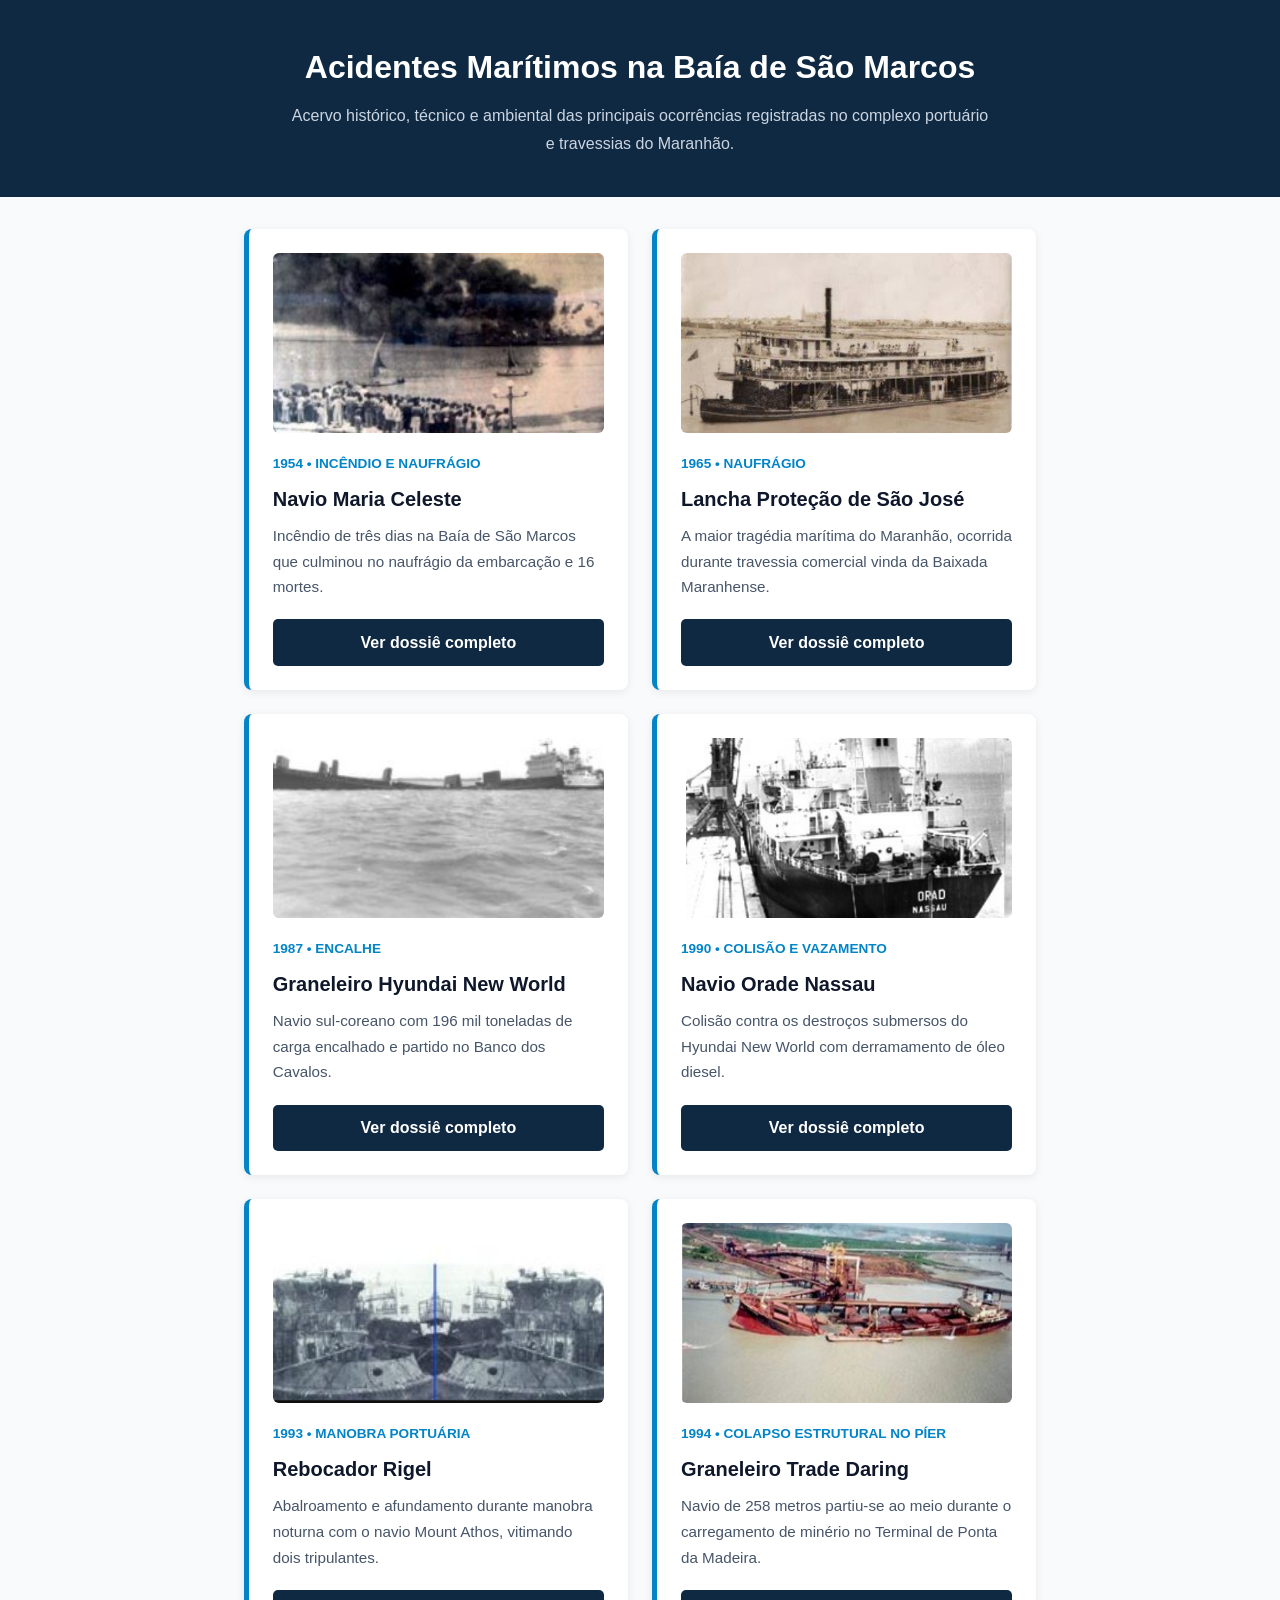
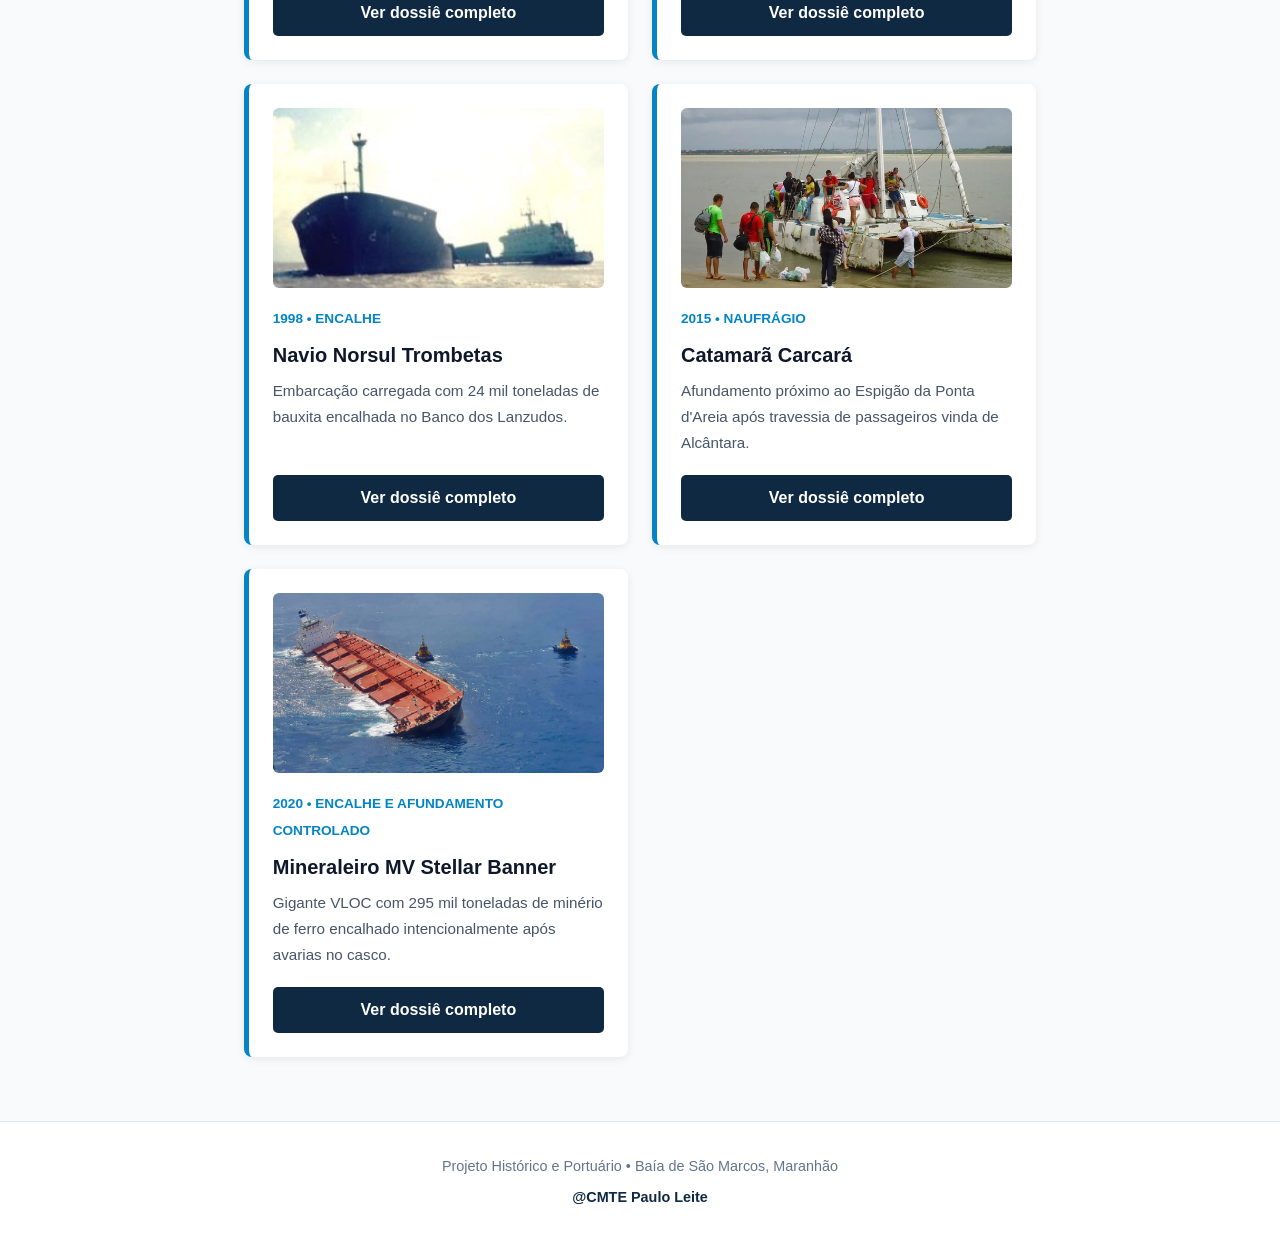
<file: index.html>
<!DOCTYPE html>
<html lang="pt-BR">
<head>
  <meta charset="UTF-8">
  <meta name="viewport" content="width=device-width, initial-scale=1.0">
  <title>Acidentes Marítimos — Baía de São Marcos</title>
  <link rel="stylesheet" href="assets/style.css">
</head>
<body>

  <header class="home-header">
    <h1>Acidentes Marítimos na Baía de São Marcos</h1>
    <p>Acervo histórico, técnico e ambiental das principais ocorrências registradas no complexo portuário e travessias do Maranhão.</p>
  </header>

  <main class="container-home">
    <div class="grid">
      <article class="card">
        <div>
          <img src="assets/img/maria-celeste.png" alt="Incêndio no Navio Maria Celeste em 1954" class="card-img">
          <span class="ano">1954 • Incêndio e Naufrágio</span>
          <h2>Navio Maria Celeste</h2>
          <p>Incêndio de três dias na Baía de São Marcos que culminou no naufrágio da embarcação e 16 mortes.</p>
        </div>
        <a href="maria-celeste-1954/index.html" class="btn">Ver dossiê completo</a>
      </article>

      <article class="card">
        <div>
          <img src="assets/img/protecao-sao-jose.png" alt="Lancha Proteção de São José" class="card-img">
          <span class="ano">1965 • Naufrágio</span>
          <h2>Lancha Proteção de São José</h2>
          <p>A maior tragédia marítima do Maranhão, ocorrida durante travessia comercial vinda da Baixada Maranhense.</p>
        </div>
        <a href="protecao-sao-jose-1965/index.html" class="btn">Ver dossiê completo</a>
      </article>

      <article class="card">
        <div>
          <img src="assets/img/hyundai-new-world.png" alt="Graneleiro Hyundai New World encalhado" class="card-img">
          <span class="ano">1987 • Encalhe</span>
          <h2>Graneleiro Hyundai New World</h2>
          <p>Navio sul-coreano com 196 mil toneladas de carga encalhado e partido no Banco dos Cavalos.</p>
        </div>
        <a href="hyundai-new-world-1987/index.html" class="btn">Ver dossiê completo</a>
      </article>

      <article class="card">
        <div>
          <img src="assets/img/orade-nassau.png" alt="Navio Petroleiro Orade Nassau" class="card-img">
          <span class="ano">1990 • Colisão e Vazamento</span>
          <h2>Navio Orade Nassau</h2>
          <p>Colisão contra os destroços submersos do Hyundai New World com derramamento de óleo diesel.</p>
        </div>
        <a href="orade-nassau-1990/index.html" class="btn">Ver dossiê completo</a>
      </article>

      <article class="card">
        <div>
          <img src="assets/img/rebocador-rigel.png" alt="Rebocador Rigel" class="card-img">
          <span class="ano">1993 • Manobra Portuária</span>
          <h2>Rebocador Rigel</h2>
          <p>Abalroamento e afundamento durante manobra noturna com o navio Mount Athos, vitimando dois tripulantes.</p>
        </div>
        <a href="rebocador-rigel-1993/index.html" class="btn">Ver dossiê completo</a>
      </article>
            <article class="card">
        <div>
          <img src="assets/img/trade-daring.png" alt="Navio graneleiro Trade Daring partido ao meio no Terminal de Ponta da Madeira" class="card-img">
          <span class="ano">1994 • Colapso Estrutural no Píer</span>
          <h2>Graneleiro Trade Daring</h2>
          <p>Navio de 258 metros partiu-se ao meio durante o carregamento de minério no Terminal de Ponta da Madeira.</p>
        </div>
        <a href="trade-daring-1994/index.html" class="btn">Ver dossiê completo</a>
      </article>

      <article class="card">
        <div>
          <img src="assets/img/norsul-trombetas.png" alt="Navio Graneleiro Norsul Trombetas" class="card-img">
          <span class="ano">1998 • Encalhe</span>
          <h2>Navio Norsul Trombetas</h2>
          <p>Embarcação carregada com 24 mil toneladas de bauxita encalhada no Banco dos Lanzudos.</p>
        </div>
        <a href="norsul-trombetas-1998/index.html" class="btn">Ver dossiê completo</a>
      </article>

      <article class="card">
        <div>
          <img src="assets/img/catamara-carcara.png" alt="Resgate do Catamarã Carcará" class="card-img">
          <span class="ano">2015 • Naufrágio</span>
          <h2>Catamarã Carcará</h2>
          <p>Afundamento próximo ao Espigão da Ponta d'Areia após travessia de passageiros vinda de Alcântara.</p>
        </div>
        <a href="catamara-carcara-2015/index.html" class="btn">Ver dossiê completo</a>
      </article>

     

      <article class="card">
        <div>
          <img src="assets/img/stellar-banner.png" alt="Mineraleiro MV Stellar Banner adernado" class="card-img">
          <span class="ano">2020 • Encalhe e Afundamento Controlado</span>
          <h2>Mineraleiro MV Stellar Banner</h2>
          <p>Gigante VLOC com 295 mil toneladas de minério de ferro encalhado intencionalmente após avarias no casco.</p>
        </div>
        <a href="stellar-banner-2020/index.html" class="btn">Ver dossiê completo</a>
      </article>

     
    </div>
  </main>

  <footer>
    <p>Projeto Histórico e Portuário • Baía de São Marcos, Maranhão</p>
    <p class="autor">@CMTE Paulo Leite</p>
  </footer>

</body>
</html>
</file>
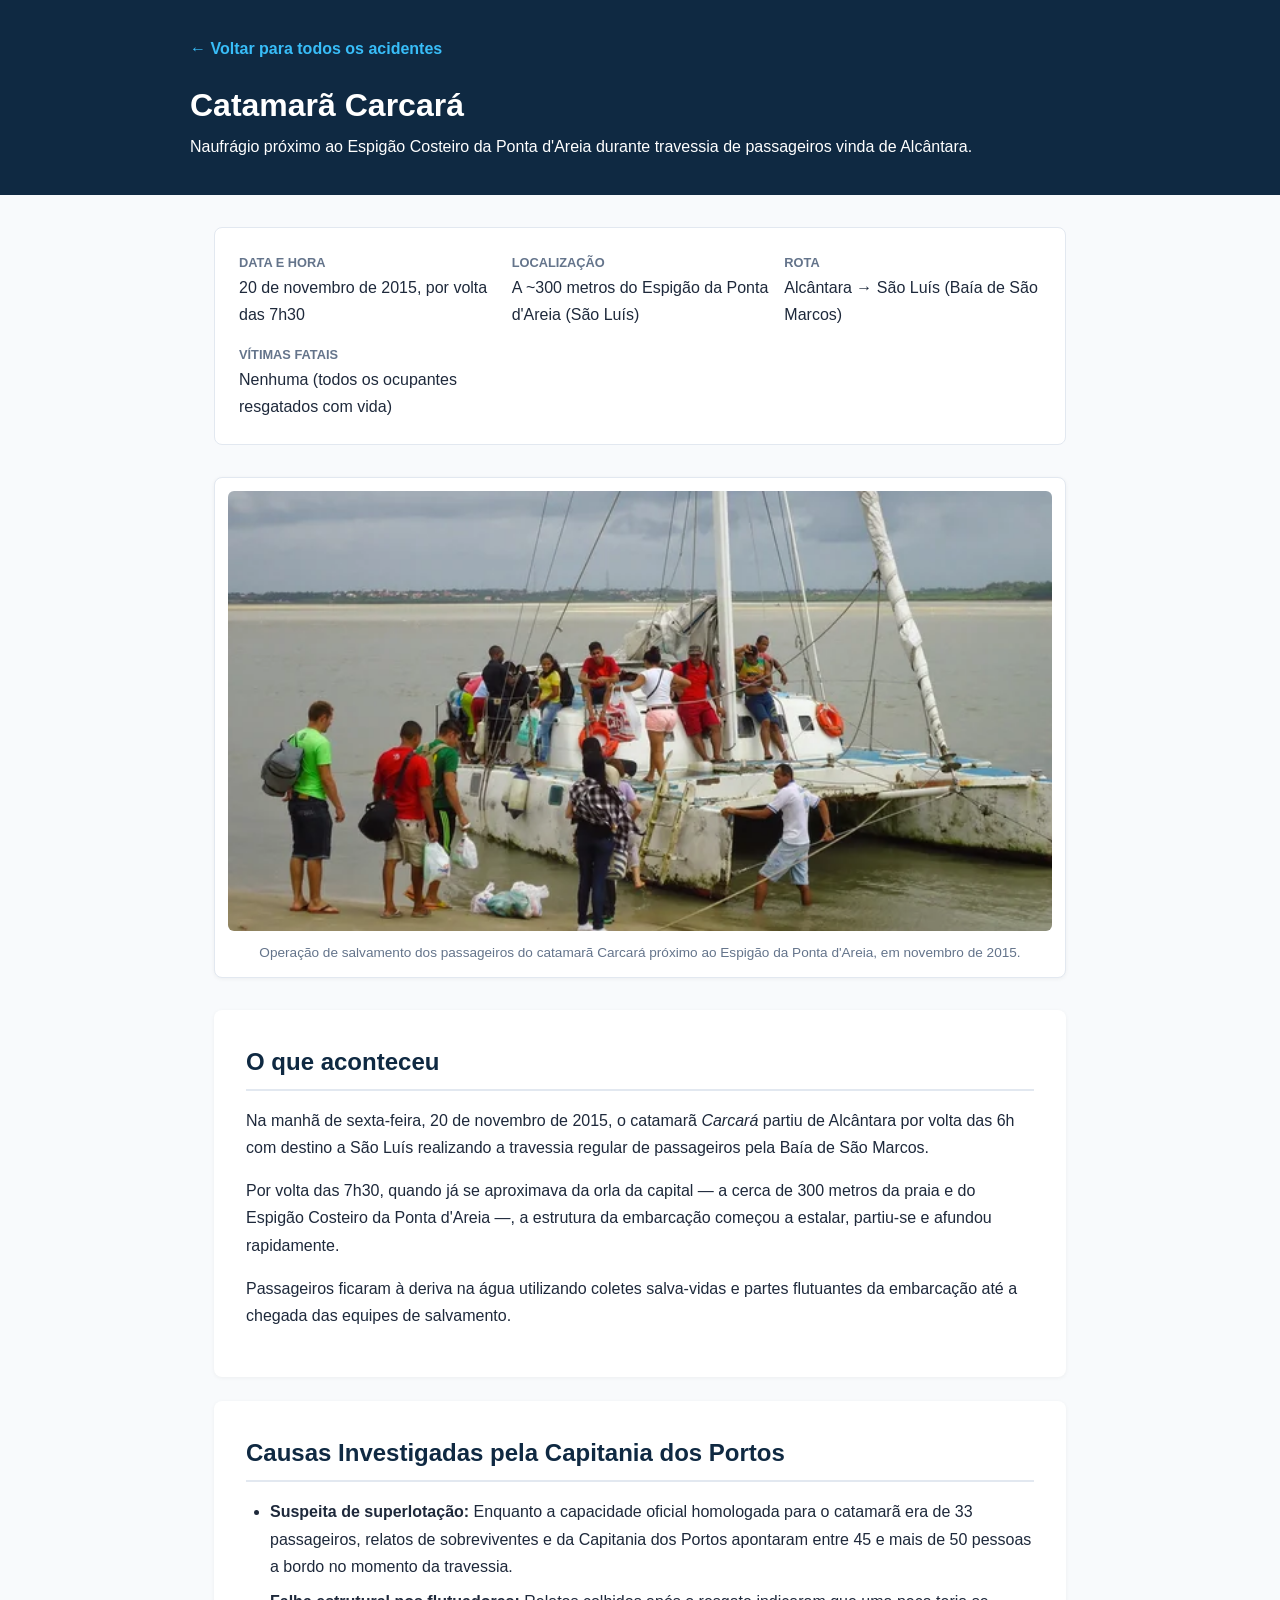
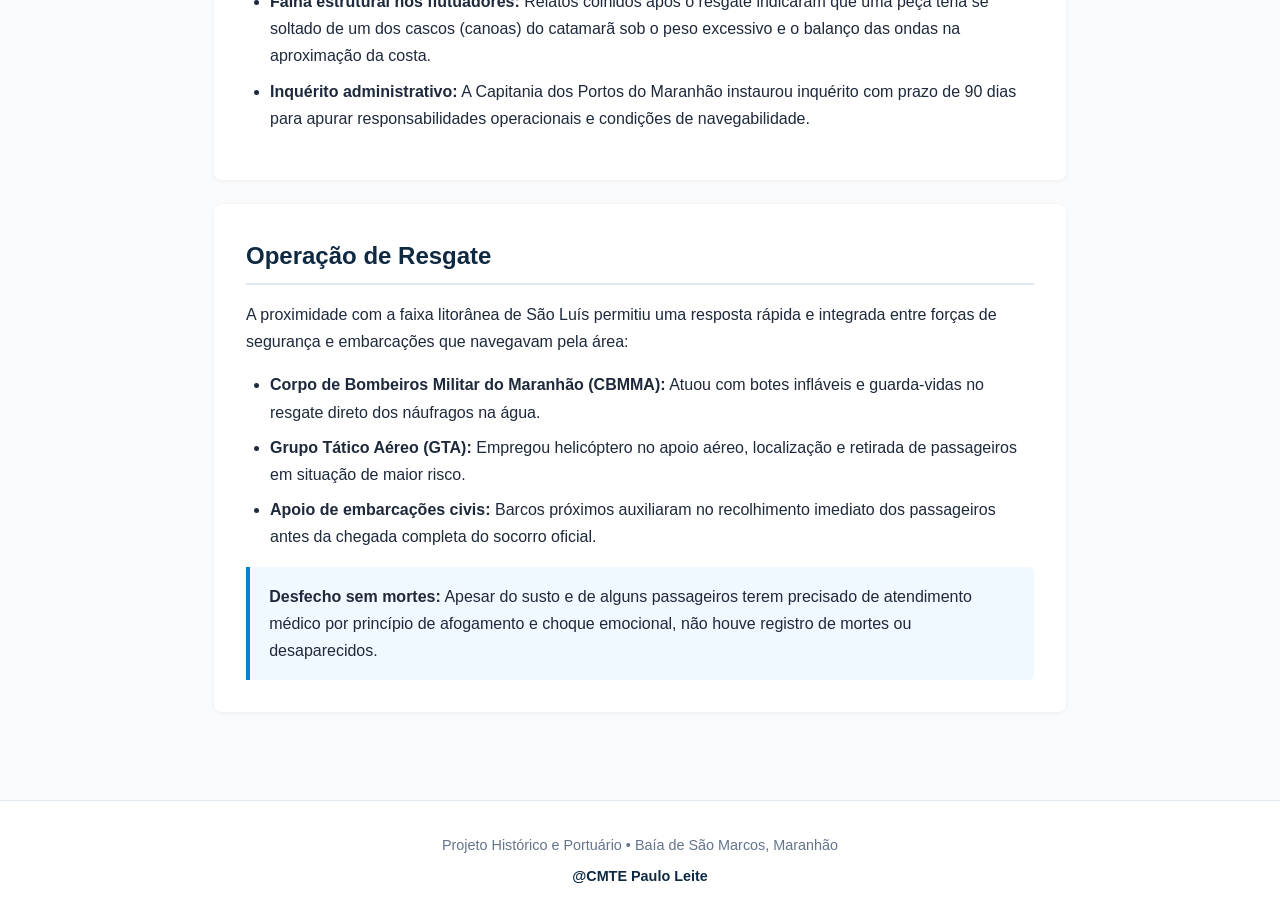
<file: catamara-carcara-2015/index.html>
<!DOCTYPE html>
<html lang="pt-BR">
<head>
  <meta charset="UTF-8">
  <meta name="viewport" content="width=device-width, initial-scale=1.0">
  <title>Catamarã Carcará (2015) — Acidentes na Baía de São Marcos</title>
  <link rel="stylesheet" href="../assets/style.css">
</head>
<body>

  <header>
    <div class="header-content">
      <a href="../index.html" class="voltar">← Voltar para todos os acidentes</a>
      <h1>Catamarã Carcará</h1>
      <p>Naufrágio próximo ao Espigão Costeiro da Ponta d'Areia durante travessia de passageiros vinda de Alcântara.</p>
    </div>
  </header>

  <main class="container">
    <div class="ficha">
      <div><strong>Data e Hora</strong>20 de novembro de 2015, por volta das 7h30</div>
      <div><strong>Localização</strong>A ~300 metros do Espigão da Ponta d'Areia (São Luís)</div>
      <div><strong>Rota</strong>Alcântara → São Luís (Baía de São Marcos)</div>
      <div><strong>Vítimas Fatais</strong>Nenhuma (todos os ocupantes resgatados com vida)</div>
    </div>

    <figure class="foto-destaque">
      <img src="../assets/img/catamara-carcara.png" alt="Resgate dos passageiros do Catamarã Carcará na Ponta d'Areia">
      <figcaption>Operação de salvamento dos passageiros do catamarã Carcará próximo ao Espigão da Ponta d'Areia, em novembro de 2015.</figcaption>
    </figure>

    <section>
      <h2>O que aconteceu</h2>
      <p>Na manhã de sexta-feira, 20 de novembro de 2015, o catamarã <em>Carcará</em> partiu de Alcântara por volta das 6h com destino a São Luís realizando a travessia regular de passageiros pela Baía de São Marcos.</p>
      <p>Por volta das 7h30, quando já se aproximava da orla da capital — a cerca de 300 metros da praia e do Espigão Costeiro da Ponta d'Areia —, a estrutura da embarcação começou a estalar, partiu-se e afundou rapidamente.</p>
      <p>Passageiros ficaram à deriva na água utilizando coletes salva-vidas e partes flutuantes da embarcação até a chegada das equipes de salvamento.</p>
    </section>

    <section>
      <h2>Causas Investigadas pela Capitania dos Portos</h2>
      <ul>
        <li><strong>Suspeita de superlotação:</strong> Enquanto a capacidade oficial homologada para o catamarã era de 33 passageiros, relatos de sobreviventes e da Capitania dos Portos apontaram entre 45 e mais de 50 pessoas a bordo no momento da travessia.</li>
        <li><strong>Falha estrutural nos flutuadores:</strong> Relatos colhidos após o resgate indicaram que uma peça teria se soltado de um dos cascos (canoas) do catamarã sob o peso excessivo e o balanço das ondas na aproximação da costa.</li>
        <li><strong>Inquérito administrativo:</strong> A Capitania dos Portos do Maranhão instaurou inquérito com prazo de 90 dias para apurar responsabilidades operacionais e condições de navegabilidade.</li>
      </ul>
    </section>

    <section>
      <h2>Operação de Resgate</h2>
      <p>A proximidade com a faixa litorânea de São Luís permitiu uma resposta rápida e integrada entre forças de segurança e embarcações que navegavam pela área:</p>
      <ul>
        <li><strong>Corpo de Bombeiros Militar do Maranhão (CBMMA):</strong> Atuou com botes infláveis e guarda-vidas no resgate direto dos náufragos na água.</li>
        <li><strong>Grupo Tático Aéreo (GTA):</strong> Empregou helicóptero no apoio aéreo, localização e retirada de passageiros em situação de maior risco.</li>
        <li><strong>Apoio de embarcações civis:</strong> Barcos próximos auxiliaram no recolhimento imediato dos passageiros antes da chegada completa do socorro oficial.</li>
      </ul>
      <div class="destaque">
        <strong>Desfecho sem mortes:</strong> Apesar do susto e de alguns passageiros terem precisado de atendimento médico por princípio de afogamento e choque emocional, não houve registro de mortes ou desaparecidos.
      </div>
    </section>
  </main>

  <footer>
    <p>Projeto Histórico e Portuário • Baía de São Marcos, Maranhão</p>
    <p class="autor">@CMTE Paulo Leite</p>
  </footer>

</body>
</html>
</file>
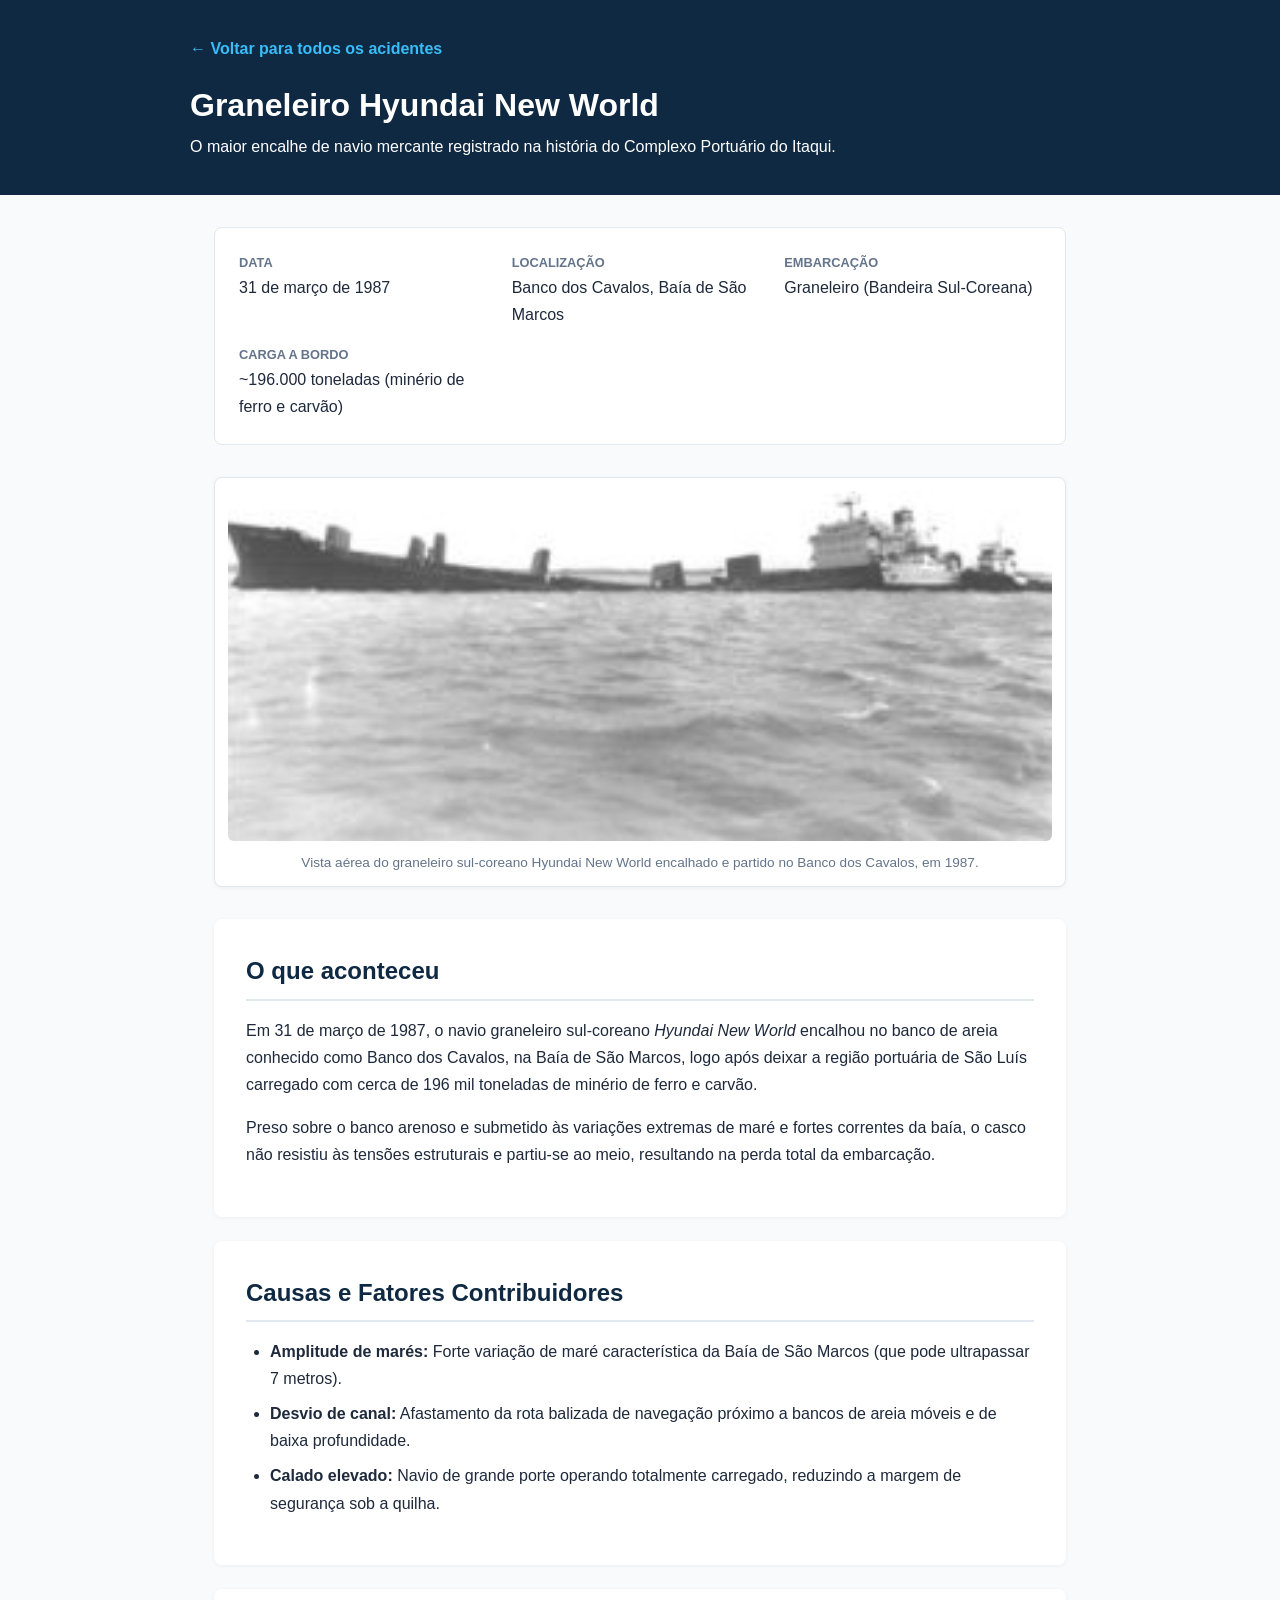
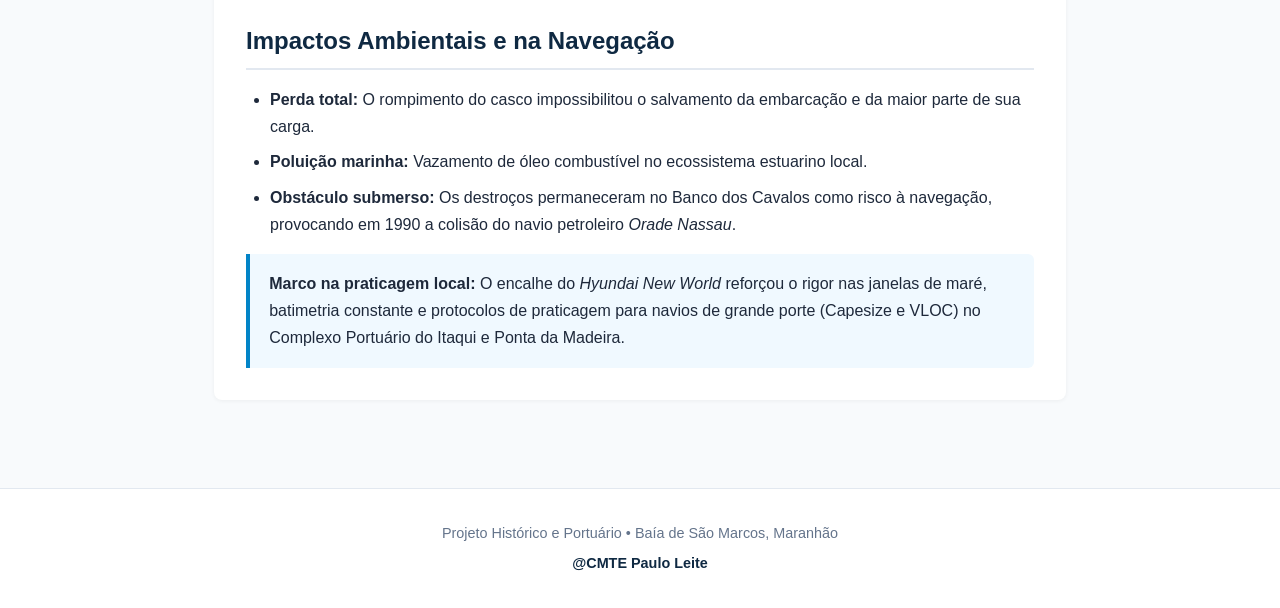
<file: hyundai-new-world-1987/index.html>
<!DOCTYPE html>
<html lang="pt-BR">
<head>
  <meta charset="UTF-8">
  <meta name="viewport" content="width=device-width, initial-scale=1.0">
  <title>Hyundai New World (1987) — Acidentes na Baía de São Marcos</title>
  <link rel="stylesheet" href="../assets/style.css">
</head>
<body>

  <header>
    <div class="header-content">
      <a href="../index.html" class="voltar">← Voltar para todos os acidentes</a>
      <h1>Graneleiro Hyundai New World</h1>
      <p>O maior encalhe de navio mercante registrado na história do Complexo Portuário do Itaqui.</p>
    </div>
  </header>

  <main class="container">
    <div class="ficha">
      <div><strong>Data</strong>31 de março de 1987</div>
      <div><strong>Localização</strong>Banco dos Cavalos, Baía de São Marcos</div>
      <div><strong>Embarcação</strong>Graneleiro (Bandeira Sul-Coreana)</div>
      <div><strong>Carga a Bordo</strong>~196.000 toneladas (minério de ferro e carvão)</div>
    </div>

    <figure class="foto-destaque">
      <img src="../assets/img/hyundai-new-world.png" alt="Navio graneleiro Hyundai New World encalhado no Banco dos Cavalos">
      <figcaption>Vista aérea do graneleiro sul-coreano Hyundai New World encalhado e partido no Banco dos Cavalos, em 1987.</figcaption>
    </figure>

    <section>
      <h2>O que aconteceu</h2>
      <p>Em 31 de março de 1987, o navio graneleiro sul-coreano <em>Hyundai New World</em> encalhou no banco de areia conhecido como Banco dos Cavalos, na Baía de São Marcos, logo após deixar a região portuária de São Luís carregado com cerca de 196 mil toneladas de minério de ferro e carvão.</p>
      <p>Preso sobre o banco arenoso e submetido às variações extremas de maré e fortes correntes da baía, o casco não resistiu às tensões estruturais e partiu-se ao meio, resultando na perda total da embarcação.</p>
    </section>

    <section>
      <h2>Causas e Fatores Contribuidores</h2>
      <ul>
        <li><strong>Amplitude de marés:</strong> Forte variação de maré característica da Baía de São Marcos (que pode ultrapassar 7 metros).</li>
        <li><strong>Desvio de canal:</strong> Afastamento da rota balizada de navegação próximo a bancos de areia móveis e de baixa profundidade.</li>
        <li><strong>Calado elevado:</strong> Navio de grande porte operando totalmente carregado, reduzindo a margem de segurança sob a quilha.</li>
      </ul>
    </section>

    <section>
      <h2>Impactos Ambientais e na Navegação</h2>
      <ul>
        <li><strong>Perda total:</strong> O rompimento do casco impossibilitou o salvamento da embarcação e da maior parte de sua carga.</li>
        <li><strong>Poluição marinha:</strong> Vazamento de óleo combustível no ecossistema estuarino local.</li>
        <li><strong>Obstáculo submerso:</strong> Os destroços permaneceram no Banco dos Cavalos como risco à navegação, provocando em 1990 a colisão do navio petroleiro <em>Orade Nassau</em>.</li>
      </ul>
      <div class="destaque">
        <strong>Marco na praticagem local:</strong> O encalhe do <em>Hyundai New World</em> reforçou o rigor nas janelas de maré, batimetria constante e protocolos de praticagem para navios de grande porte (Capesize e VLOC) no Complexo Portuário do Itaqui e Ponta da Madeira.
      </div>
    </section>
  </main>

  <footer>
    <p>Projeto Histórico e Portuário • Baía de São Marcos, Maranhão</p>
    <p class="autor">@CMTE Paulo Leite</p>
  </footer>

</body>
</html>
</file>
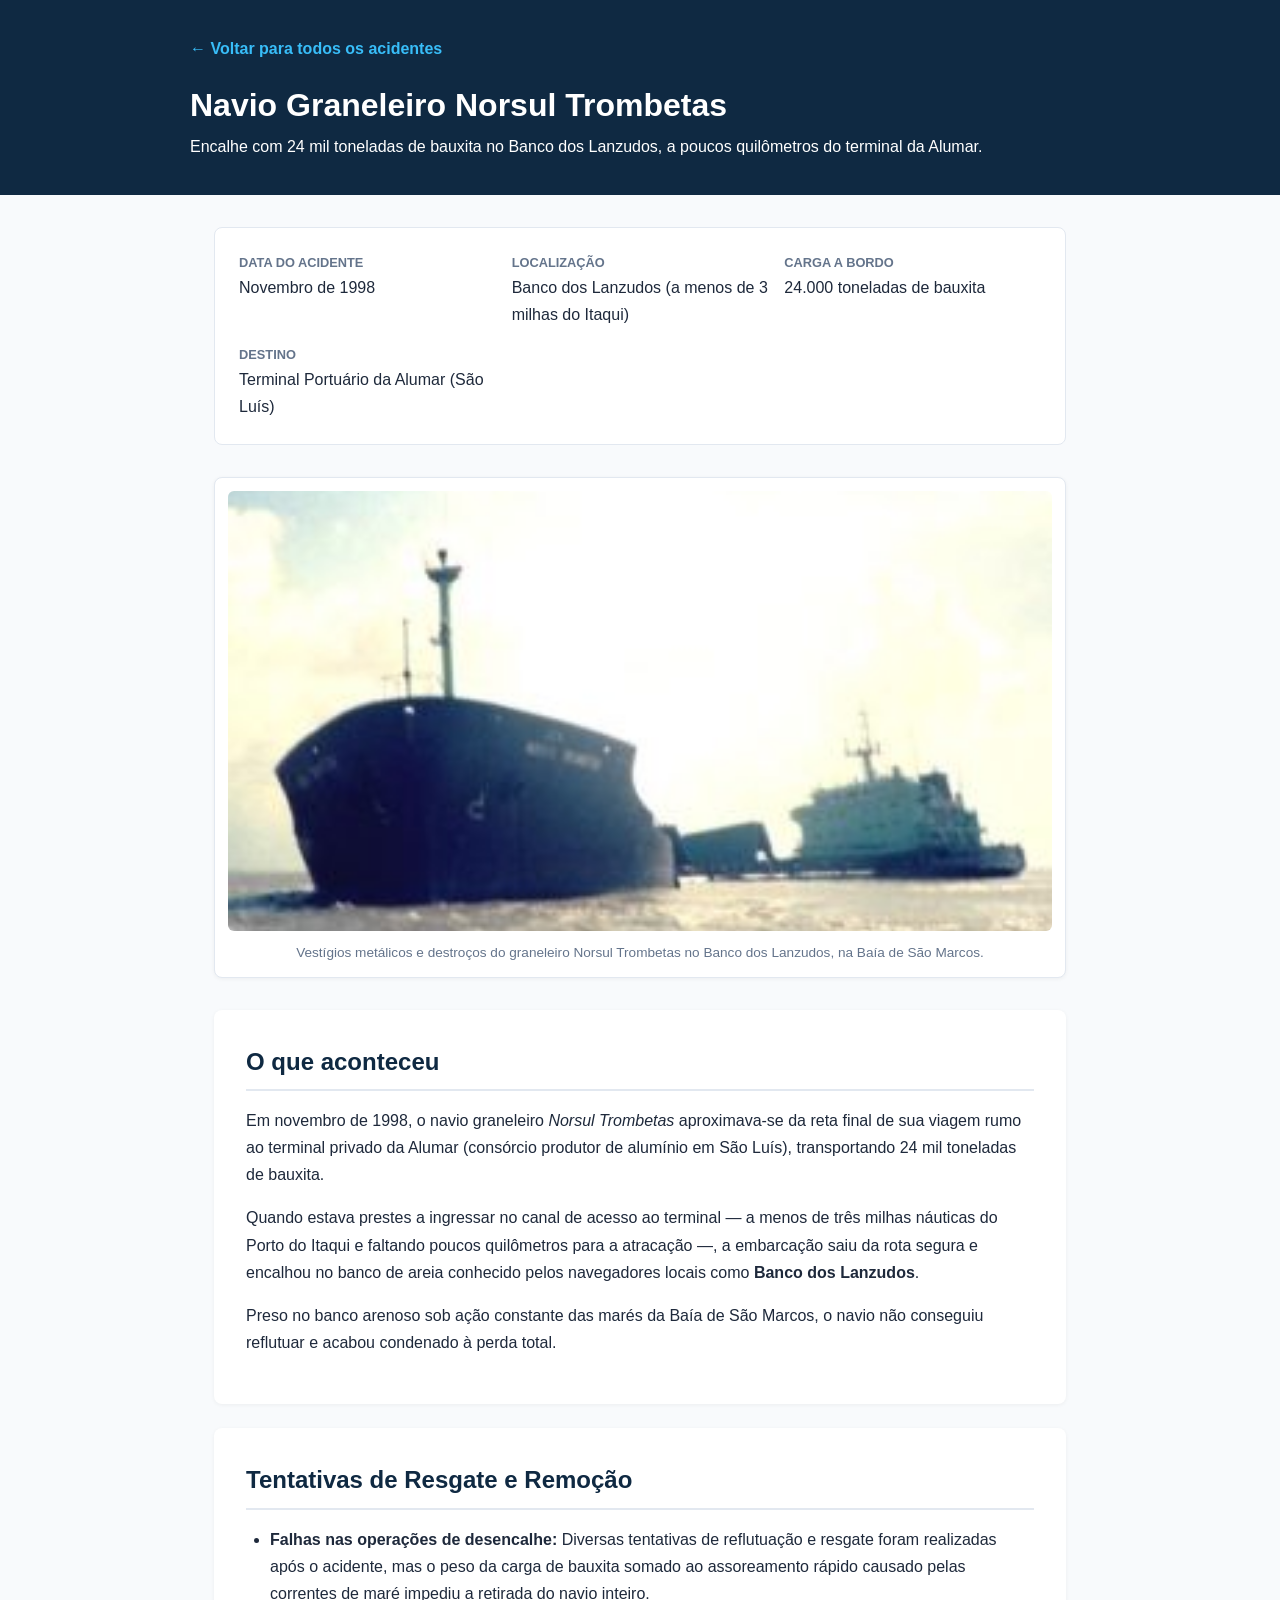
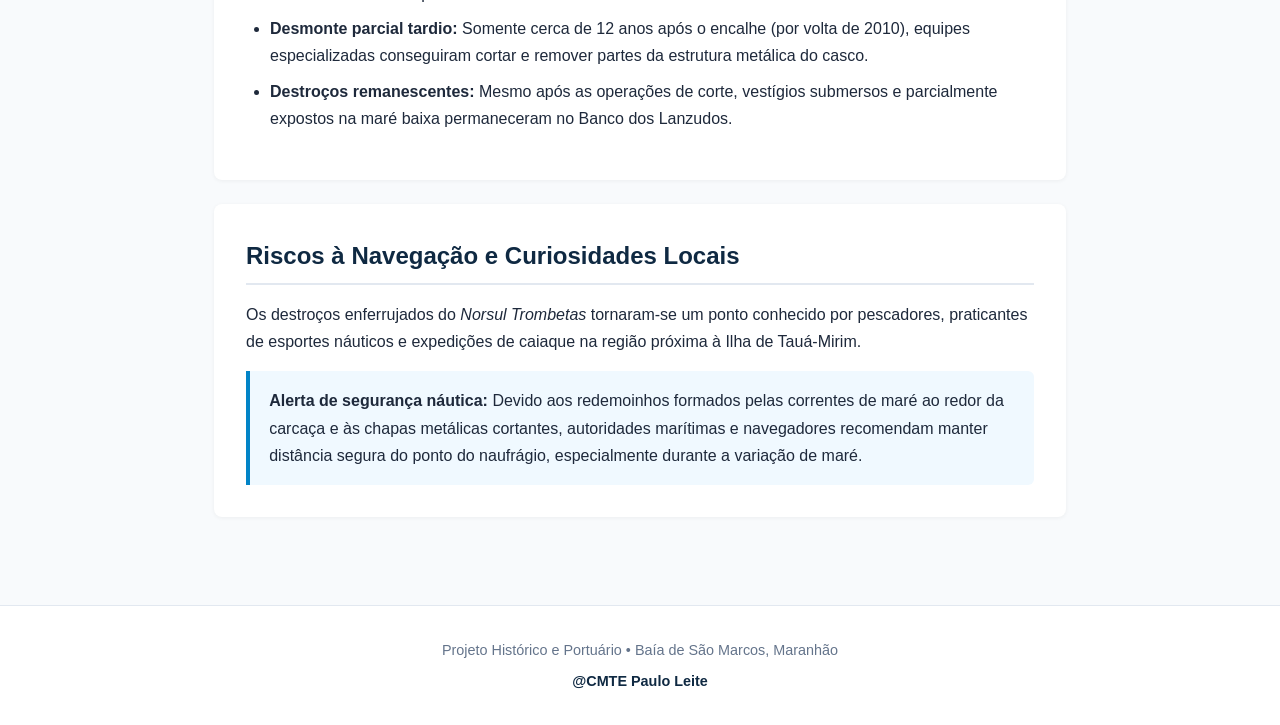
<file: norsul-trombetas-1998/index.html>
<!DOCTYPE html>
<html lang="pt-BR">
<head>
  <meta charset="UTF-8">
  <meta name="viewport" content="width=device-width, initial-scale=1.0">
  <title>Navio Norsul Trombetas (1998) — Acidentes na Baía de São Marcos</title>
  <link rel="stylesheet" href="../assets/style.css">
</head>
<body>

  <header>
    <div class="header-content">
      <a href="../index.html" class="voltar">← Voltar para todos os acidentes</a>
      <h1>Navio Graneleiro Norsul Trombetas</h1>
      <p>Encalhe com 24 mil toneladas de bauxita no Banco dos Lanzudos, a poucos quilômetros do terminal da Alumar.</p>
    </div>
  </header>

  <main class="container">
    <div class="ficha">
      <div><strong>Data do Acidente</strong>Novembro de 1998</div>
      <div><strong>Localização</strong>Banco dos Lanzudos (a menos de 3 milhas do Itaqui)</div>
      <div><strong>Carga a Bordo</strong>24.000 toneladas de bauxita</div>
      <div><strong>Destino</strong>Terminal Portuário da Alumar (São Luís)</div>
    </div>

    <figure class="foto-destaque">
      <img src="../assets/img/norsul-trombetas.png" alt="Destroços do navio graneleiro Norsul Trombetas no Banco dos Lanzudos">
      <figcaption>Vestígios metálicos e destroços do graneleiro Norsul Trombetas no Banco dos Lanzudos, na Baía de São Marcos.</figcaption>
    </figure>

    <section>
      <h2>O que aconteceu</h2>
      <p>Em novembro de 1998, o navio graneleiro <em>Norsul Trombetas</em> aproximava-se da reta final de sua viagem rumo ao terminal privado da Alumar (consórcio produtor de alumínio em São Luís), transportando 24 mil toneladas de bauxita.</p>
      <p>Quando estava prestes a ingressar no canal de acesso ao terminal — a menos de três milhas náuticas do Porto do Itaqui e faltando poucos quilômetros para a atracação —, a embarcação saiu da rota segura e encalhou no banco de areia conhecido pelos navegadores locais como <strong>Banco dos Lanzudos</strong>.</p>
      <p>Preso no banco arenoso sob ação constante das marés da Baía de São Marcos, o navio não conseguiu reflutuar e acabou condenado à perda total.</p>
    </section>

    <section>
      <h2>Tentativas de Resgate e Remoção</h2>
      <ul>
        <li><strong>Falhas nas operações de desencalhe:</strong> Diversas tentativas de reflutuação e resgate foram realizadas após o acidente, mas o peso da carga de bauxita somado ao assoreamento rápido causado pelas correntes de maré impediu a retirada do navio inteiro.</li>
        <li><strong>Desmonte parcial tardio:</strong> Somente cerca de 12 anos após o encalhe (por volta de 2010), equipes especializadas conseguiram cortar e remover partes da estrutura metálica do casco.</li>
        <li><strong>Destroços remanescentes:</strong> Mesmo após as operações de corte, vestígios submersos e parcialmente expostos na maré baixa permaneceram no Banco dos Lanzudos.</li>
      </ul>
    </section>

    <section>
      <h2>Riscos à Navegação e Curiosidades Locais</h2>
      <p>Os destroços enferrujados do <em>Norsul Trombetas</em> tornaram-se um ponto conhecido por pescadores, praticantes de esportes náuticos e expedições de caiaque na região próxima à Ilha de Tauá-Mirim.</p>
      <div class="destaque">
        <strong>Alerta de segurança náutica:</strong> Devido aos redemoinhos formados pelas correntes de maré ao redor da carcaça e às chapas metálicas cortantes, autoridades marítimas e navegadores recomendam manter distância segura do ponto do naufrágio, especialmente durante a variação de maré.
      </div>
    </section>
  </main>

  <footer>
    <p>Projeto Histórico e Portuário • Baía de São Marcos, Maranhão</p>
    <p class="autor">@CMTE Paulo Leite</p>
  </footer>

</body>
</html>
</file>
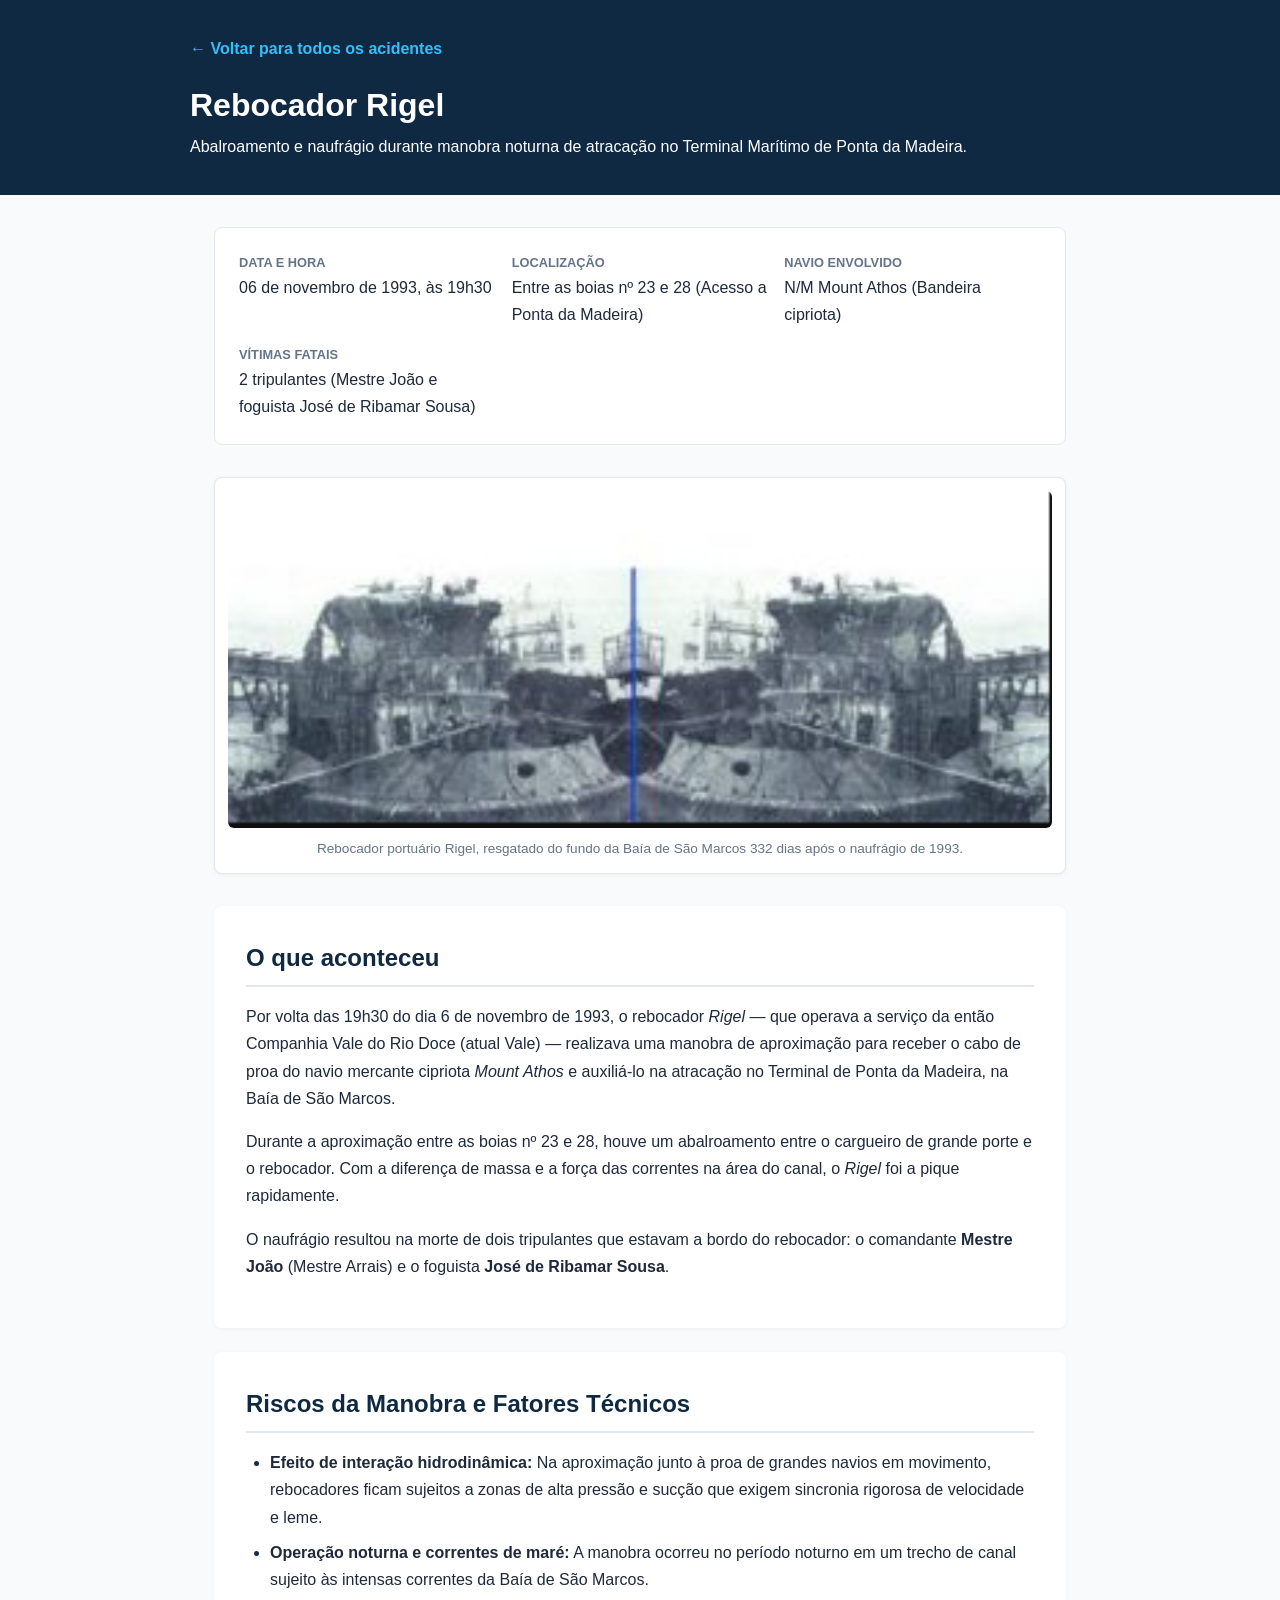
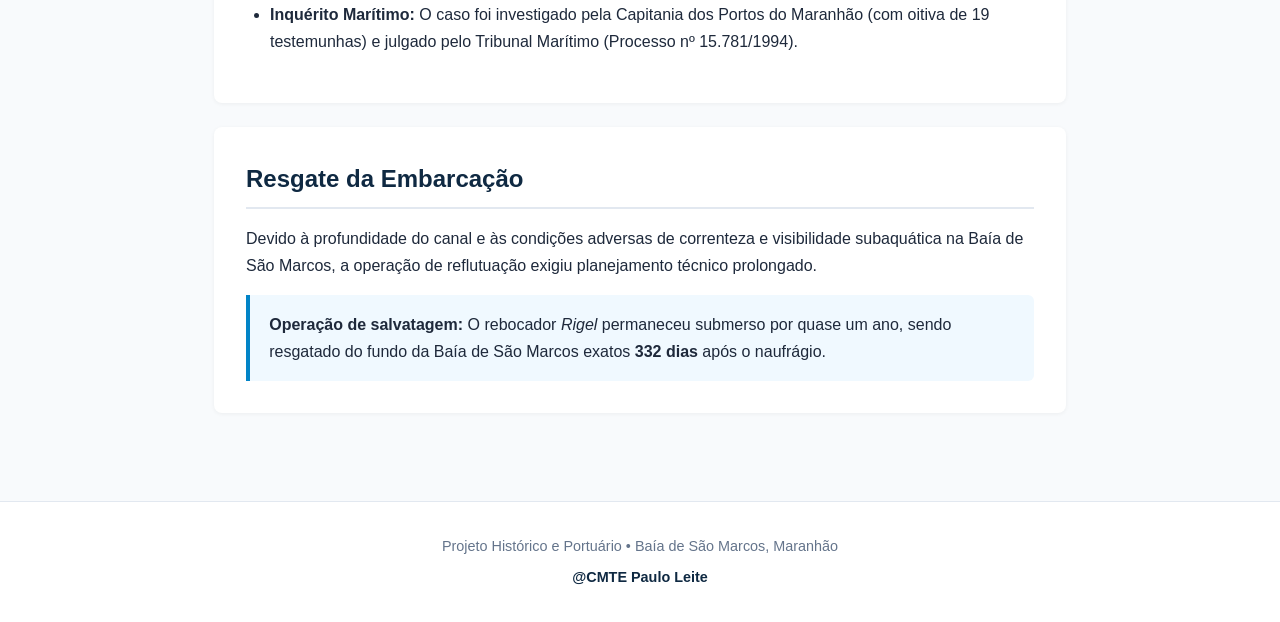
<file: rebocador-rigel-1993/index.html>
<!DOCTYPE html>
<html lang="pt-BR">
<head>
  <meta charset="UTF-8">
  <meta name="viewport" content="width=device-width, initial-scale=1.0">
  <title>Rebocador Rigel (1993) — Acidentes na Baía de São Marcos</title>
  <link rel="stylesheet" href="../assets/style.css">
</head>
<body>

  <header>
    <div class="header-content">
      <a href="../index.html" class="voltar">← Voltar para todos os acidentes</a>
      <h1>Rebocador Rigel</h1>
      <p>Abalroamento e naufrágio durante manobra noturna de atracação no Terminal Marítimo de Ponta da Madeira.</p>
    </div>
  </header>

  <main class="container">
    <div class="ficha">
      <div><strong>Data e Hora</strong>06 de novembro de 1993, às 19h30</div>
      <div><strong>Localização</strong>Entre as boias nº 23 e 28 (Acesso a Ponta da Madeira)</div>
      <div><strong>Navio Envolvido</strong>N/M Mount Athos (Bandeira cipriota)</div>
      <div><strong>Vítimas Fatais</strong>2 tripulantes (Mestre João e foguista José de Ribamar Sousa)</div>
    </div>

    <figure class="foto-destaque">
      <img src="../assets/img/rebocador-rigel.png" alt="Registro do Rebocador Rigel na Baía de São Marcos">
      <figcaption>Rebocador portuário Rigel, resgatado do fundo da Baía de São Marcos 332 dias após o naufrágio de 1993.</figcaption>
    </figure>

    <section>
      <h2>O que aconteceu</h2>
      <p>Por volta das 19h30 do dia 6 de novembro de 1993, o rebocador <em>Rigel</em> — que operava a serviço da então Companhia Vale do Rio Doce (atual Vale) — realizava uma manobra de aproximação para receber o cabo de proa do navio mercante cipriota <em>Mount Athos</em> e auxiliá-lo na atracação no Terminal de Ponta da Madeira, na Baía de São Marcos.</p>
      <p>Durante a aproximação entre as boias nº 23 e 28, houve um abalroamento entre o cargueiro de grande porte e o rebocador. Com a diferença de massa e a força das correntes na área do canal, o <em>Rigel</em> foi a pique rapidamente.</p>
      <p>O naufrágio resultou na morte de dois tripulantes que estavam a bordo do rebocador: o comandante <strong>Mestre João</strong> (Mestre Arrais) e o foguista <strong>José de Ribamar Sousa</strong>.</p>
    </section>

    <section>
      <h2>Riscos da Manobra e Fatores Técnicos</h2>
      <ul>
        <li><strong>Efeito de interação hidrodinâmica:</strong> Na aproximação junto à proa de grandes navios em movimento, rebocadores ficam sujeitos a zonas de alta pressão e sucção que exigem sincronia rigorosa de velocidade e leme.</li>
        <li><strong>Operação noturna e correntes de maré:</strong> A manobra ocorreu no período noturno em um trecho de canal sujeito às intensas correntes da Baía de São Marcos.</li>
        <li><strong>Inquérito Marítimo:</strong> O caso foi investigado pela Capitania dos Portos do Maranhão (com oitiva de 19 testemunhas) e julgado pelo Tribunal Marítimo (Processo nº 15.781/1994).</li>
      </ul>
    </section>

    <section>
      <h2>Resgate da Embarcação</h2>
      <p>Devido à profundidade do canal e às condições adversas de correnteza e visibilidade subaquática na Baía de São Marcos, a operação de reflutuação exigiu planejamento técnico prolongado.</p>
      <div class="destaque">
        <strong>Operação de salvatagem:</strong> O rebocador <em>Rigel</em> permaneceu submerso por quase um ano, sendo resgatado do fundo da Baía de São Marcos exatos <strong>332 dias</strong> após o naufrágio.
      </div>
    </section>
  </main>

  <footer>
    <p>Projeto Histórico e Portuário • Baía de São Marcos, Maranhão</p>
    <p class="autor">@CMTE Paulo Leite</p>
  </footer>

</body>
</html>
</file>
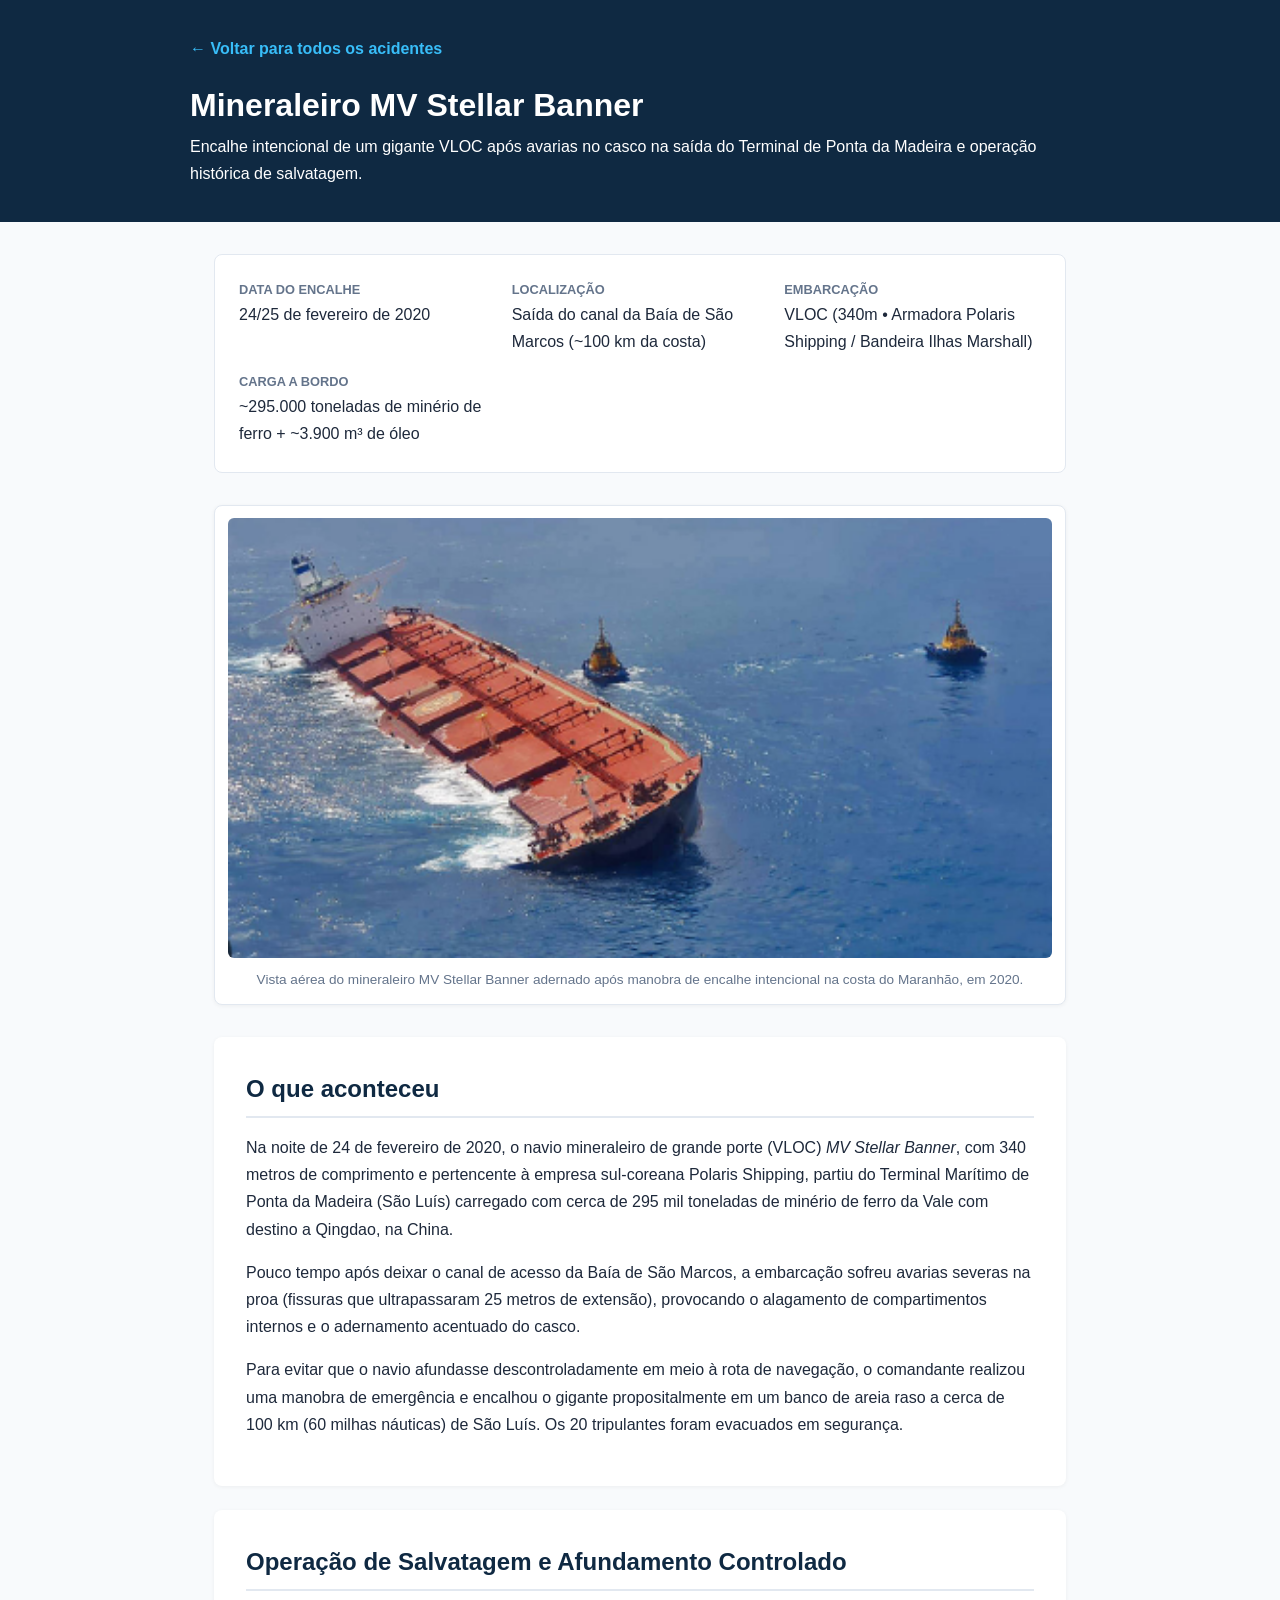
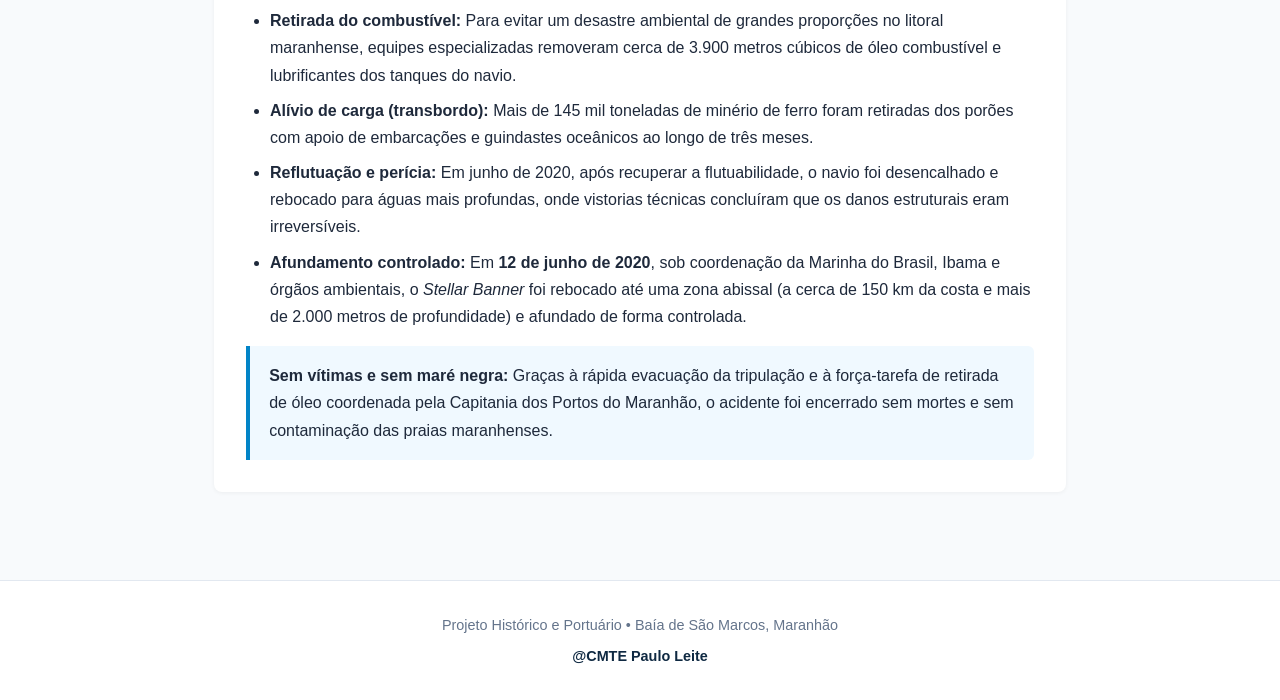
<file: stellar-banner-2020/index.html>
<!DOCTYPE html>
<html lang="pt-BR">
<head>
  <meta charset="UTF-8">
  <meta name="viewport" content="width=device-width, initial-scale=1.0">
  <title>Navio MV Stellar Banner (2020) — Acidentes na Baía de São Marcos</title>
  <link rel="stylesheet" href="../assets/style.css">
</head>
<body>

  <header>
    <div class="header-content">
      <a href="../index.html" class="voltar">← Voltar para todos os acidentes</a>
      <h1>Mineraleiro MV Stellar Banner</h1>
      <p>Encalhe intencional de um gigante VLOC após avarias no casco na saída do Terminal de Ponta da Madeira e operação histórica de salvatagem.</p>
    </div>
  </header>

  <main class="container">
    <div class="ficha">
      <div><strong>Data do Encalhe</strong>24/25 de fevereiro de 2020</div>
      <div><strong>Localização</strong>Saída do canal da Baía de São Marcos (~100 km da costa)</div>
      <div><strong>Embarcação</strong>VLOC (340m • Armadora Polaris Shipping / Bandeira Ilhas Marshall)</div>
      <div><strong>Carga a Bordo</strong>~295.000 toneladas de minério de ferro + ~3.900 m³ de óleo</div>
    </div>

    <figure class="foto-destaque">
      <img src="../assets/img/stellar-banner.png" alt="Navio MV Stellar Banner encalhado e adernado na costa do Maranhão em 2020">
      <figcaption>Vista aérea do mineraleiro MV Stellar Banner adernado após manobra de encalhe intencional na costa do Maranhão, em 2020.</figcaption>
    </figure>

    <section>
      <h2>O que aconteceu</h2>
      <p>Na noite de 24 de fevereiro de 2020, o navio mineraleiro de grande porte (VLOC) <em>MV Stellar Banner</em>, com 340 metros de comprimento e pertencente à empresa sul-coreana Polaris Shipping, partiu do Terminal Marítimo de Ponta da Madeira (São Luís) carregado com cerca de 295 mil toneladas de minério de ferro da Vale com destino a Qingdao, na China.</p>
      <p>Pouco tempo após deixar o canal de acesso da Baía de São Marcos, a embarcação sofreu avarias severas na proa (fissuras que ultrapassaram 25 metros de extensão), provocando o alagamento de compartimentos internos e o adernamento acentuado do casco.</p>
      <p>Para evitar que o navio afundasse descontroladamente em meio à rota de navegação, o comandante realizou uma manobra de emergência e encalhou o gigante propositalmente em um banco de areia raso a cerca de 100 km (60 milhas náuticas) de São Luís. Os 20 tripulantes foram evacuados em segurança.</p>
    </section>

    <section>
      <h2>Operação de Salvatagem e Afundamento Controlado</h2>
      <ul>
        <li><strong>Retirada do combustível:</strong> Para evitar um desastre ambiental de grandes proporções no litoral maranhense, equipes especializadas removeram cerca de 3.900 metros cúbicos de óleo combustível e lubrificantes dos tanques do navio.</li>
        <li><strong>Alívio de carga (transbordo):</strong> Mais de 145 mil toneladas de minério de ferro foram retiradas dos porões com apoio de embarcações e guindastes oceânicos ao longo de três meses.</li>
        <li><strong>Reflutuação e perícia:</strong> Em junho de 2020, após recuperar a flutuabilidade, o navio foi desencalhado e rebocado para águas mais profundas, onde vistorias técnicas concluíram que os danos estruturais eram irreversíveis.</li>
        <li><strong>Afundamento controlado:</strong> Em <strong>12 de junho de 2020</strong>, sob coordenação da Marinha do Brasil, Ibama e órgãos ambientais, o <em>Stellar Banner</em> foi rebocado até uma zona abissal (a cerca de 150 km da costa e mais de 2.000 metros de profundidade) e afundado de forma controlada.</li>
      </ul>
      <div class="destaque">
        <strong>Sem vítimas e sem maré negra:</strong> Graças à rápida evacuação da tripulação e à força-tarefa de retirada de óleo coordenada pela Capitania dos Portos do Maranhão, o acidente foi encerrado sem mortes e sem contaminação das praias maranhenses.
      </div>
    </section>
  </main>

  <footer>
    <p>Projeto Histórico e Portuário • Baía de São Marcos, Maranhão</p>
    <p class="autor">@CMTE Paulo Leite</p>
  </footer>

</body>
</html>
</file>
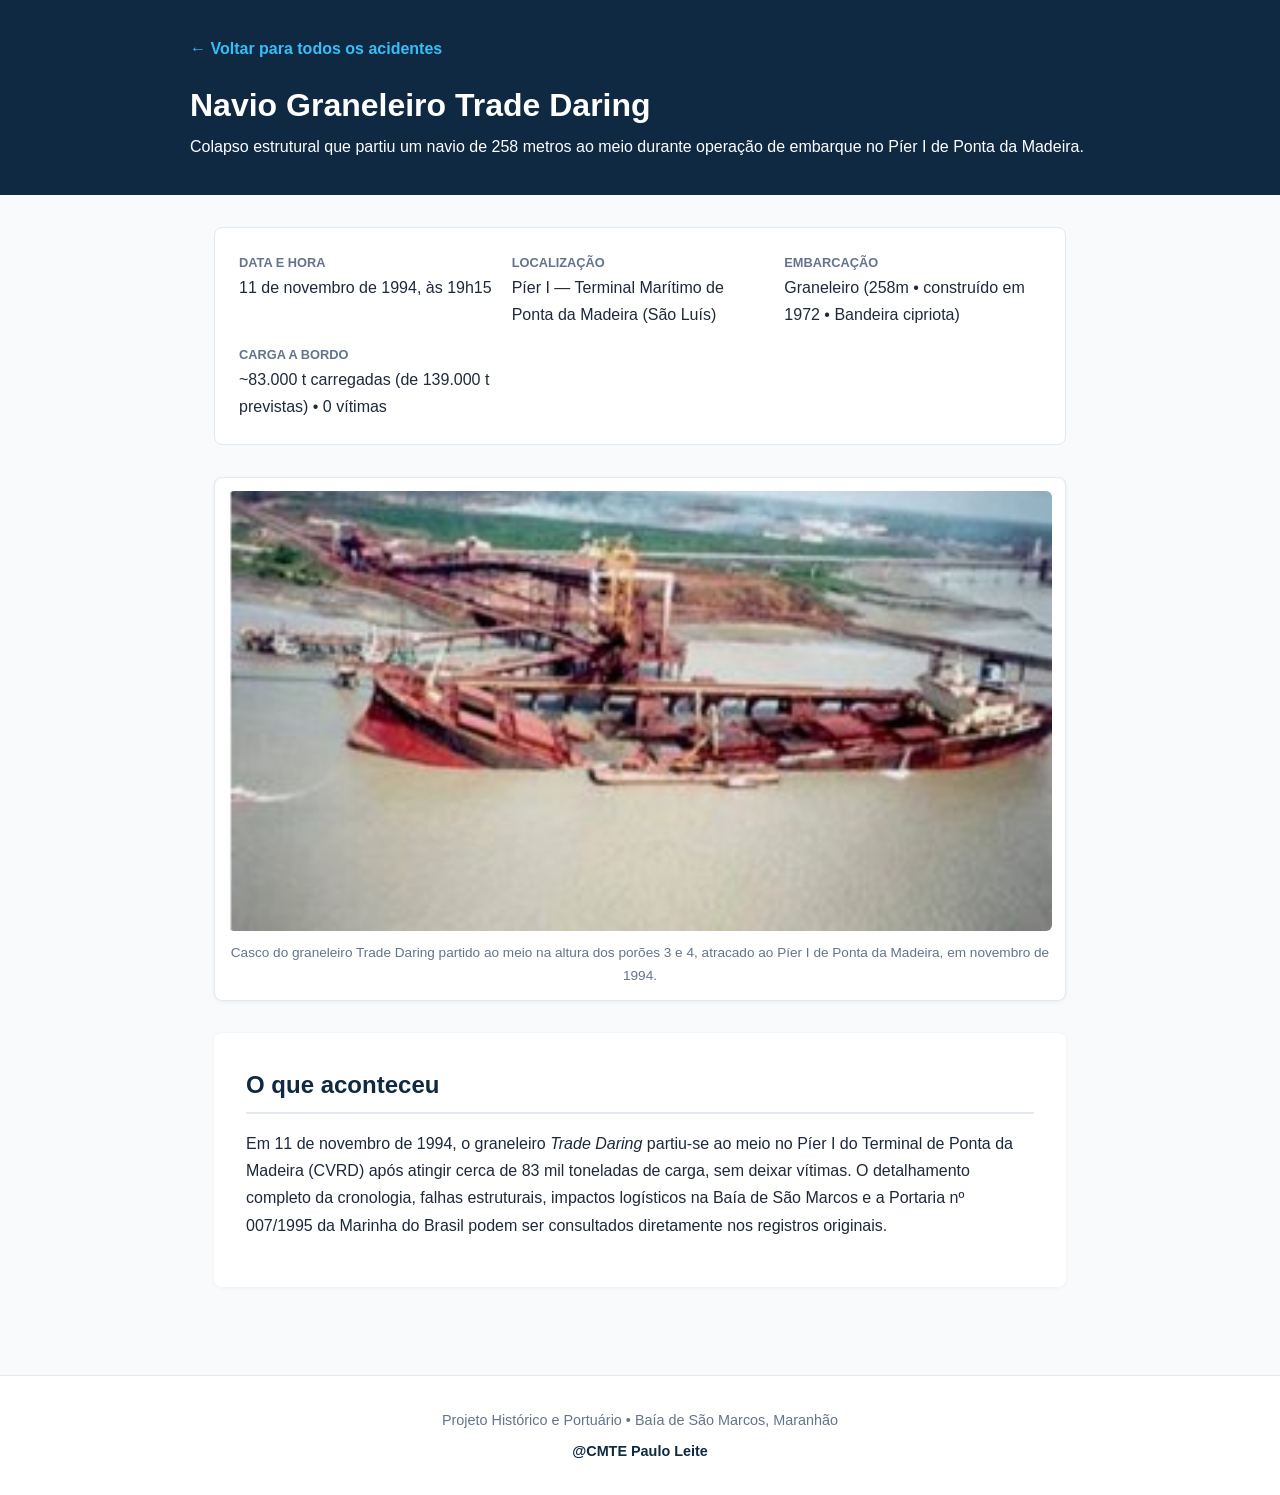
<file: trade-daring-1994/index.html>
<!DOCTYPE html>
<html lang="pt-BR">
<head>
  <meta charset="UTF-8">
  <meta name="viewport" content="width=device-width, initial-scale=1.0">
  <title>Navio Trade Daring (1994) — Acidentes na Baía de São Marcos</title>
  <link rel="stylesheet" href="../assets/style.css">
</head>
<body>

  <header>
    <div class="header-content">
      <a href="../index.html" class="voltar">← Voltar para todos os acidentes</a>
      <h1>Navio Graneleiro Trade Daring</h1>
      <p>Colapso estrutural que partiu um navio de 258 metros ao meio durante operação de embarque no Píer I de Ponta da Madeira.</p>
    </div>
  </header>

  <main class="container">
    <div class="ficha">
      <div><strong>Data e Hora</strong>11 de novembro de 1994, às 19h15</div>
      <div><strong>Localização</strong>Píer I — Terminal Marítimo de Ponta da Madeira (São Luís)</div>
      <div><strong>Embarcação</strong>Graneleiro (258m • construído em 1972 • Bandeira cipriota)</div>
      <div><strong>Carga a Bordo</strong>~83.000 t carregadas (de 139.000 t previstas) • 0 vítimas</div>
    </div>

    <figure class="foto-destaque">
      <img src="../assets/img/trade-daring.png" alt="Navio graneleiro Trade Daring partido em V no Terminal de Ponta da Madeira em 1994">
      <figcaption>Casco do graneleiro Trade Daring partido ao meio na altura dos porões 3 e 4, atracado ao Píer I de Ponta da Madeira, em novembro de 1994.</figcaption>
    </figure>

    <section>
      <h2>O que aconteceu</h2>
      <p>Em 11 de novembro de 1994, o graneleiro <em>Trade Daring</em> partiu-se ao meio no Píer I do Terminal de Ponta da Madeira (CVRD) após atingir cerca de 83 mil toneladas de carga, sem deixar vítimas. O detalhamento completo da cronologia, falhas estruturais, impactos logísticos na Baía de São Marcos e a Portaria nº 007/1995 da Marinha do Brasil podem ser consultados diretamente nos registros originais.</p>
    </section>
  </main>

  <footer>
    <p>Projeto Histórico e Portuário • Baía de São Marcos, Maranhão</p>
    <p class="autor">@CMTE Paulo Leite</p>
  </footer>

</body>
</html>
</file>
<file: assets/style.css>
* {
  box-sizing: border-box;
  margin: 0;
  padding: 0;
  font-family: 'Segoe UI', Tahoma, sans-serif;
}

body {
  background-color: #f8fafc;
  color: #1e293b;
  line-height: 1.7;
  display: flex;
  flex-direction: column;
  min-height: 100vh;
}

header {
  background: #0f2942;
  color: #fff;
  padding: 2.2rem 1.5rem;
}

header.home-header {
  text-align: center;
  padding: 2.5rem 1.5rem;
}

header.home-header h1 {
  font-size: 2rem;
  margin-bottom: 0.5rem;
}

header.home-header p {
  color: #cbd5e1;
  max-width: 700px;
  margin: 0 auto;
}

.header-content {
  max-width: 900px;
  margin: 0 auto;
}

.voltar {
  color: #38bdf8;
  text-decoration: none;
  font-weight: bold;
  display: inline-block;
  margin-bottom: 1rem;
}

.voltar:hover {
  text-decoration: underline;
}

main {
  flex: 1;
}

.container-home {
  max-width: 1100px;
  margin: 2rem auto;
  padding: 0 1.5rem;
}

.container {
  max-width: 900px;
  margin: 2rem auto;
  padding: 0 1.5rem;
}

.grid {
  display: grid;
  grid-template-columns: repeat(auto-fit, minmax(300px, 1fr));
  gap: 1.5rem;
}

.card {
  background: #fff;
  border-radius: 8px;
  padding: 1.5rem;
  box-shadow: 0 2px 8px rgba(0, 0, 0, 0.08);
  border-left: 5px solid #0284c7;
  display: flex;
  flex-direction: column;
  justify-content: space-between;
}

.card-img {
  width: 100%;
  height: 180px;
  object-fit: cover;
  border-radius: 6px;
  margin-bottom: 1rem;
  background-color: #e2e8f0;
  display: block;
}

.card span.ano {
  font-size: 0.85rem;
  font-weight: bold;
  color: #0284c7;
  text-transform: uppercase;
}

.card h2 {
  font-size: 1.25rem;
  margin: 0.4rem 0;
  color: #0f172a;
  border: none;
  padding: 0;
}

.card p {
  font-size: 0.95rem;
  color: #475569;
  margin-bottom: 1.2rem;
}

.btn {
  display: inline-block;
  text-align: center;
  background: #0f2942;
  color: #fff;
  text-decoration: none;
  padding: 0.6rem 1rem;
  border-radius: 5px;
  font-weight: 600;
}

.btn:hover {
  background: #0284c7;
}

.ficha {
  background: #fff;
  border: 1px solid #e2e8f0;
  border-radius: 8px;
  padding: 1.5rem;
  margin-bottom: 2rem;
  display: grid;
  grid-template-columns: repeat(auto-fit, minmax(200px, 1fr));
  gap: 1rem;
}

.ficha div strong {
  display: block;
  font-size: 0.8rem;
  color: #64748b;
  text-transform: uppercase;
}

.foto-destaque {
  margin: 0 0 2rem 0;
  background: #fff;
  padding: 0.8rem;
  border-radius: 8px;
  border: 1px solid #e2e8f0;
  box-shadow: 0 1px 4px rgba(0, 0, 0, 0.05);
}

.foto-destaque img {
  width: 100%;
  max-height: 440px;
  object-fit: cover;
  border-radius: 6px;
  display: block;
}

.foto-destaque figcaption {
  font-size: 0.85rem;
  color: #64748b;
  margin-top: 0.6rem;
  text-align: center;
}

section {
  background: #fff;
  padding: 2rem;
  border-radius: 8px;
  margin-bottom: 1.5rem;
  box-shadow: 0 1px 4px rgba(0, 0, 0, 0.05);
}

section h2 {
  color: #0f2942;
  margin-bottom: 1rem;
  border-bottom: 2px solid #e2e8f0;
  padding-bottom: 0.4rem;
}

section p {
  margin-bottom: 1rem;
}

ul {
  margin-left: 1.5rem;
  margin-bottom: 1rem;
}

li {
  margin-bottom: 0.5rem;
}

.destaque {
  background: #f0f9ff;
  border-left: 4px solid #0284c7;
  padding: 1rem 1.2rem;
  border-radius: 0 6px 6px 0;
  margin-top: 1rem;
}

.alerta {
  background: #fef2f2;
  border-left: 4px solid #dc2626;
  padding: 1rem 1.2rem;
  border-radius: 0 6px 6px 0;
  margin-top: 1rem;
}

footer {
  text-align: center;
  padding: 2rem 1.5rem;
  color: #64748b;
  font-size: 0.9rem;
  border-top: 1px solid #e2e8f0;
  margin-top: 2rem;
  background: #fff;
}

footer .autor {
  margin-top: 0.4rem;
  font-weight: 700;
  color: #0f2942;
}
</file>
